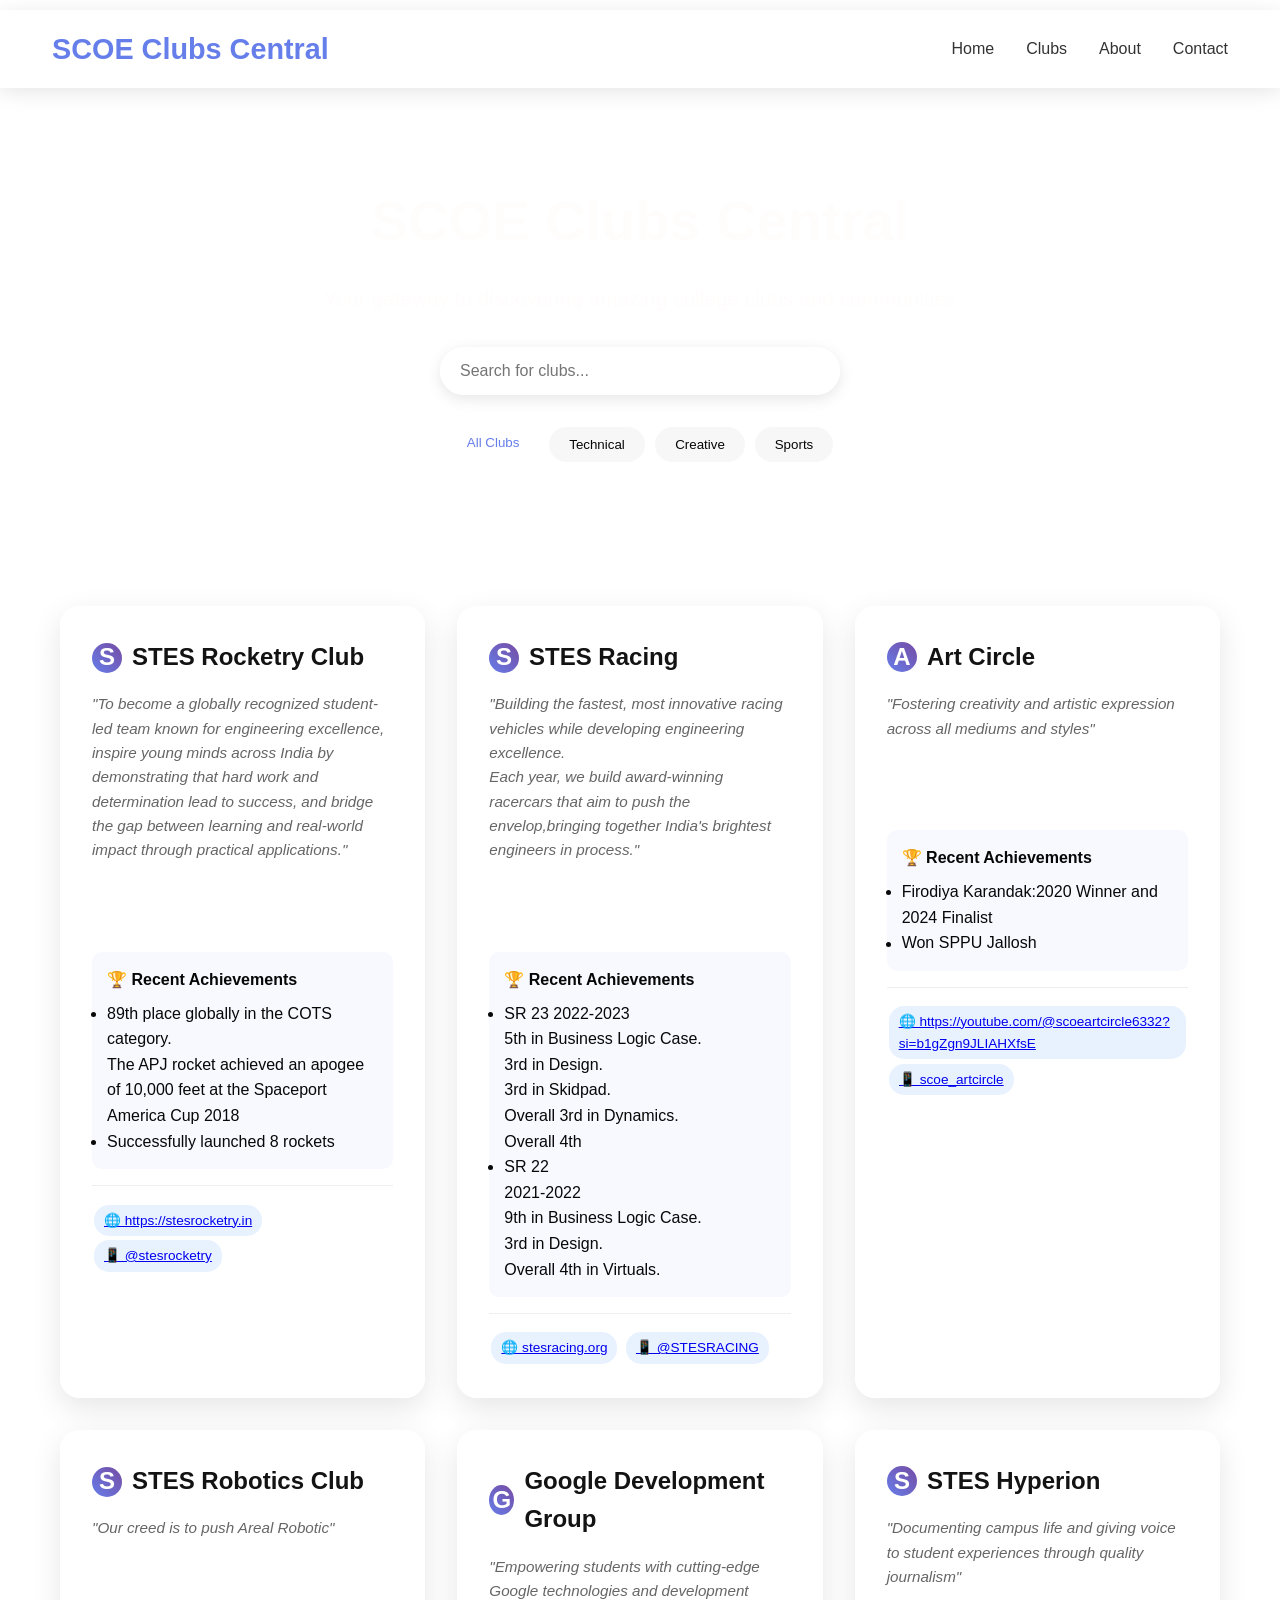
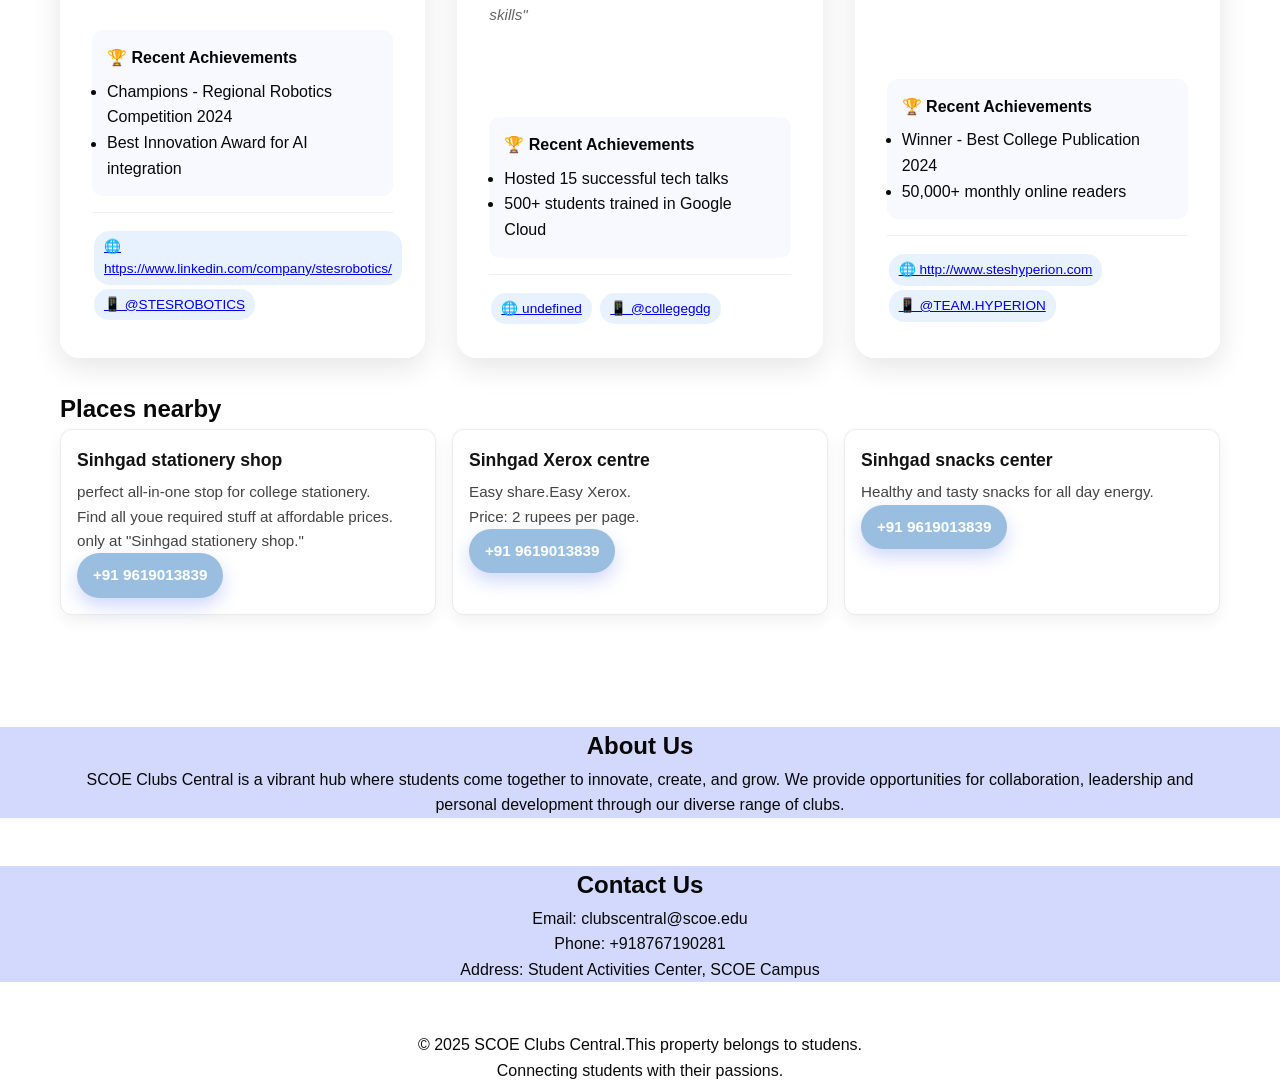
<file: index.html>
<!DOCTYPE html>
<html lang="en">
<head>
    <meta charset="UTF-8">
    <meta name="viewport" content="width=device-width, initial-scale=1.0">
    <title>SCOE Clubs Central</title>
    <link rel="stylesheet" href="ut.css">
</head>
<body>
    <header>
        <nav>
            <a href="index.html" target="_parent"class="logo">SCOE Clubs Central</a>
            <ul class="nav-links">
                <li><a href="#home">Home</a></li>
                <li><a href="#clubs">Clubs</a></li>
                <li><a href="#about">About</a></li>
                <li><a href="#contact">Contact</a></li>
            </ul>
            <div class="mobile-menu">
                <span class="bar"></span>
                <span class="bar"></span>
                <span class="bar"></span>
            </div>
        </nav>
    </header>

    <main>
        <section class="hero" id="home">
            <div class="container">
                <h1>SCOE Clubs Central</h1>
                <p>Your gateway to discovering amazing college clubs and communities</p>
                
                <div class="search-container">
                    <input type="text" class="search-box" placeholder="Search for clubs..." id="searchBox">
                </div>

                <div class="filter-buttons">
                    <button class="filter-btn active" data-filter="all">All Clubs</button>
                    <button class="filter-btn" data-filter="technical">Technical</button>
                    <button class="filter-btn" data-filter="creative">Creative</button>
                    <button class="filter-btn" data-filter="sports">Sports</button>
                </div>
            </div>
        </section>

        <section class="clubs-section" id="clubs">
            <div class="container">
                <div class="clubs-grid" id="clubsGrid">
                    <!-- Club cards will be generated by JavaScript -->
                </div>
            </div>
        </section>
        
<section>
  
</section>
<!-- Three info cards section (between Clubs and About) -->
<section id="info-cards" class="info-section" aria-labelledby="info-cards-title">
  <div class="container">
    <h2 id="info-cards-title">Places nearby</h2>
    <div class="info-grid">
      <article class="info-card">
        <h3>Sinhgad stationery shop</h3>
        <p>perfect all-in-one stop for college stationery.<br> Find all youe required stuff at affordable prices.<br> only at "Sinhgad stationery shop."</p>
        <p class="info-phone">
          <span class="btn-static phone-text">+91 9619013839</span>
        </p>
      </article>
      <article class="info-card">
        <h3>Sinhgad Xerox centre</h3>
        <p>Easy share.Easy Xerox.<br> Price: 2 rupees per page.</p>
        <p class="info-phone">
          <span class="btn-static phone-text">+91 9619013839</span>
        </p>
      </article>
      <article class="info-card">
        <h3>Sinhgad snacks center</h3>
        <p>Healthy and tasty snacks for all day energy.</p>
       <p class="info-phone">
          <span class="btn-static phone-text">+91 9619013839</span>
        </p>
      </article>
    </div>
  </div>
</section>
    </main>

    <!-- Modal for detailed club view -->
    <div id="clubModal" class="modal">
        <div class="modal-content">
            <span class="close">&times;</span>
            <div id="modalContent">
                <!-- Modal content will be populated by JavaScript -->
            </div>
        </div>
    </div>
  
  <!-- About -->
    <section id="about" class="about-section">
      <div class="container">
        <h2>About Us</h2>
        <p>
          SCOE Clubs Central is a vibrant hub where students come together to innovate, create, and grow. 
          We provide opportunities for collaboration, leadership and personal development through our diverse range of clubs.
        </p>
      </div>
    </section>

    <!-- Contact -->
    <section id="contact" class="contact-section">
      <div class="container">
        <h2>Contact Us</h2>
        <p>Email: clubscentral@scoe.edu</p>
        <p>Phone: +918767190281</p>
        <p>Address: Student Activities Center, SCOE Campus</p>
      </div>
    </section>
  </main>
  
    <footer>
        <div class="container">
            <p>&copy; 2025 SCOE Clubs Central.This property belongs to studens.</p> Connecting students with their passions.</p>
        </div>
    </footer>

    <script src="pr-1.js"></script>
</body>
</html>
</file>
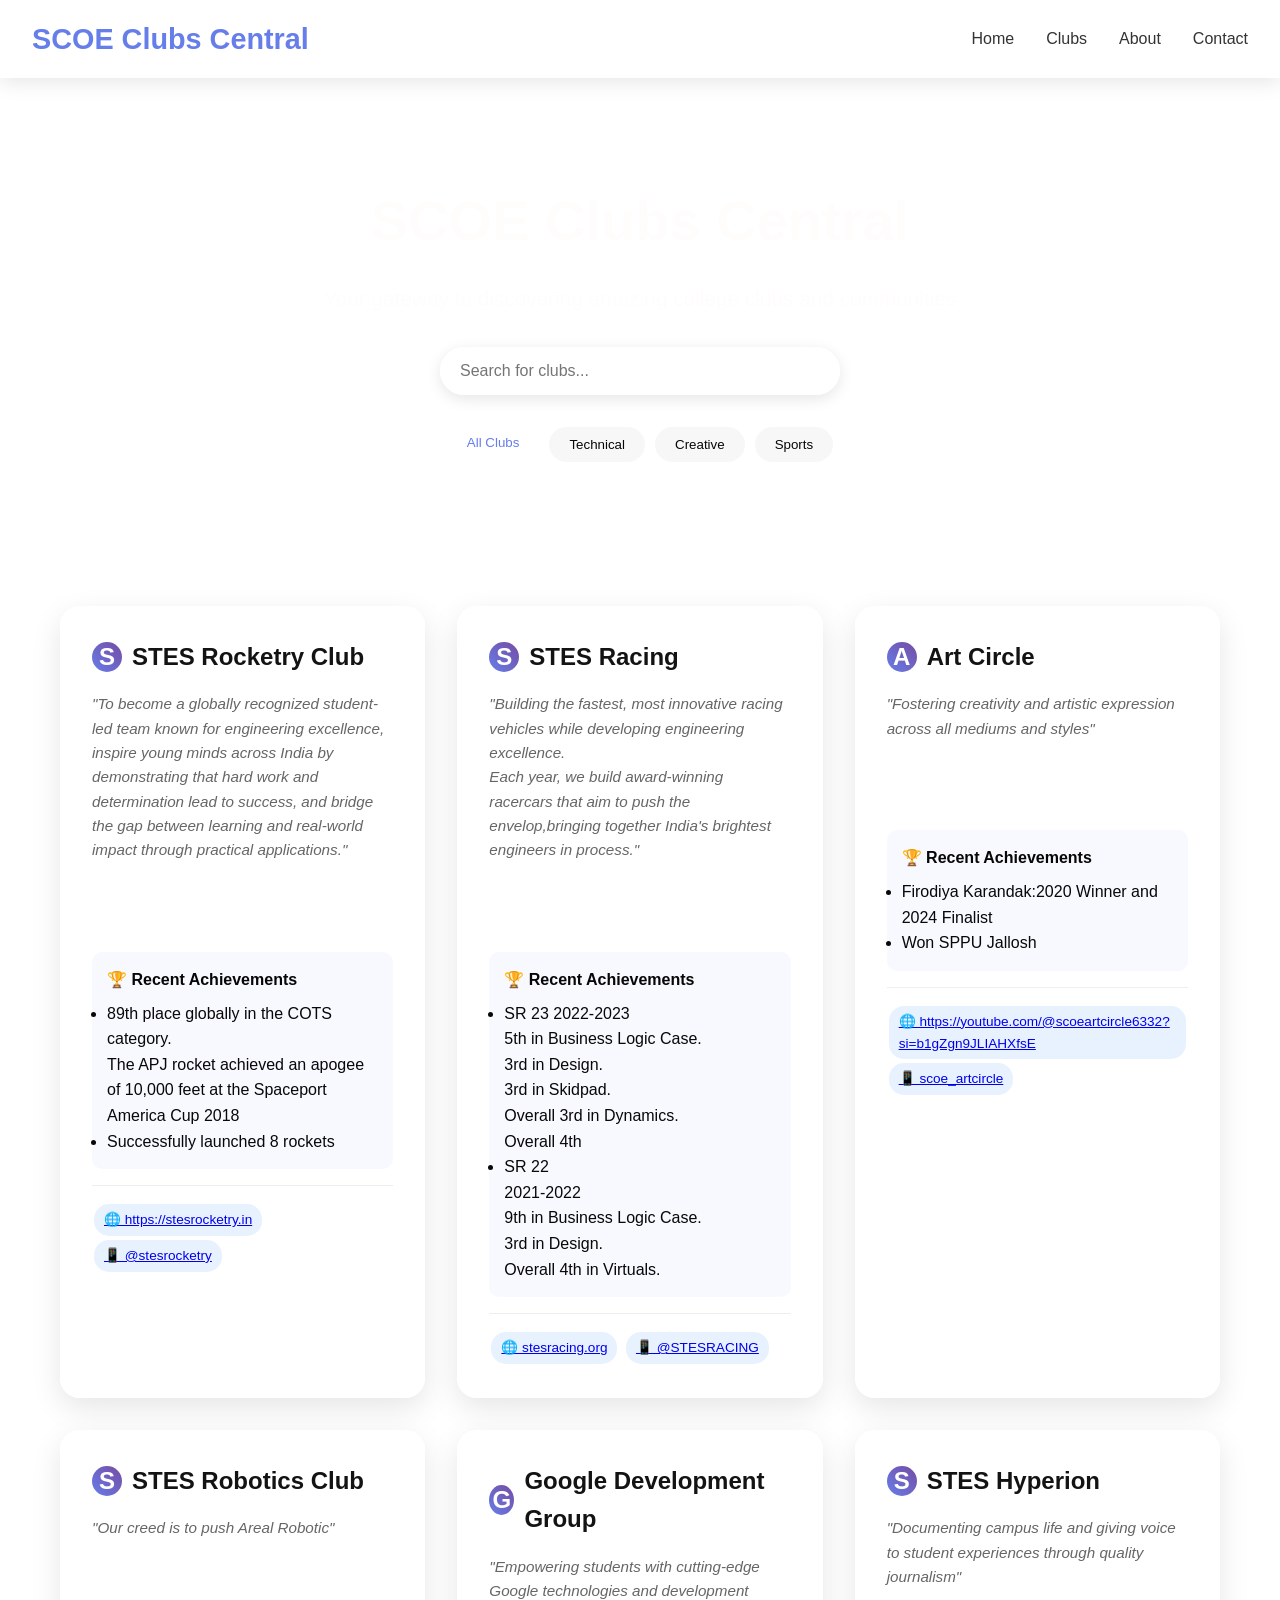
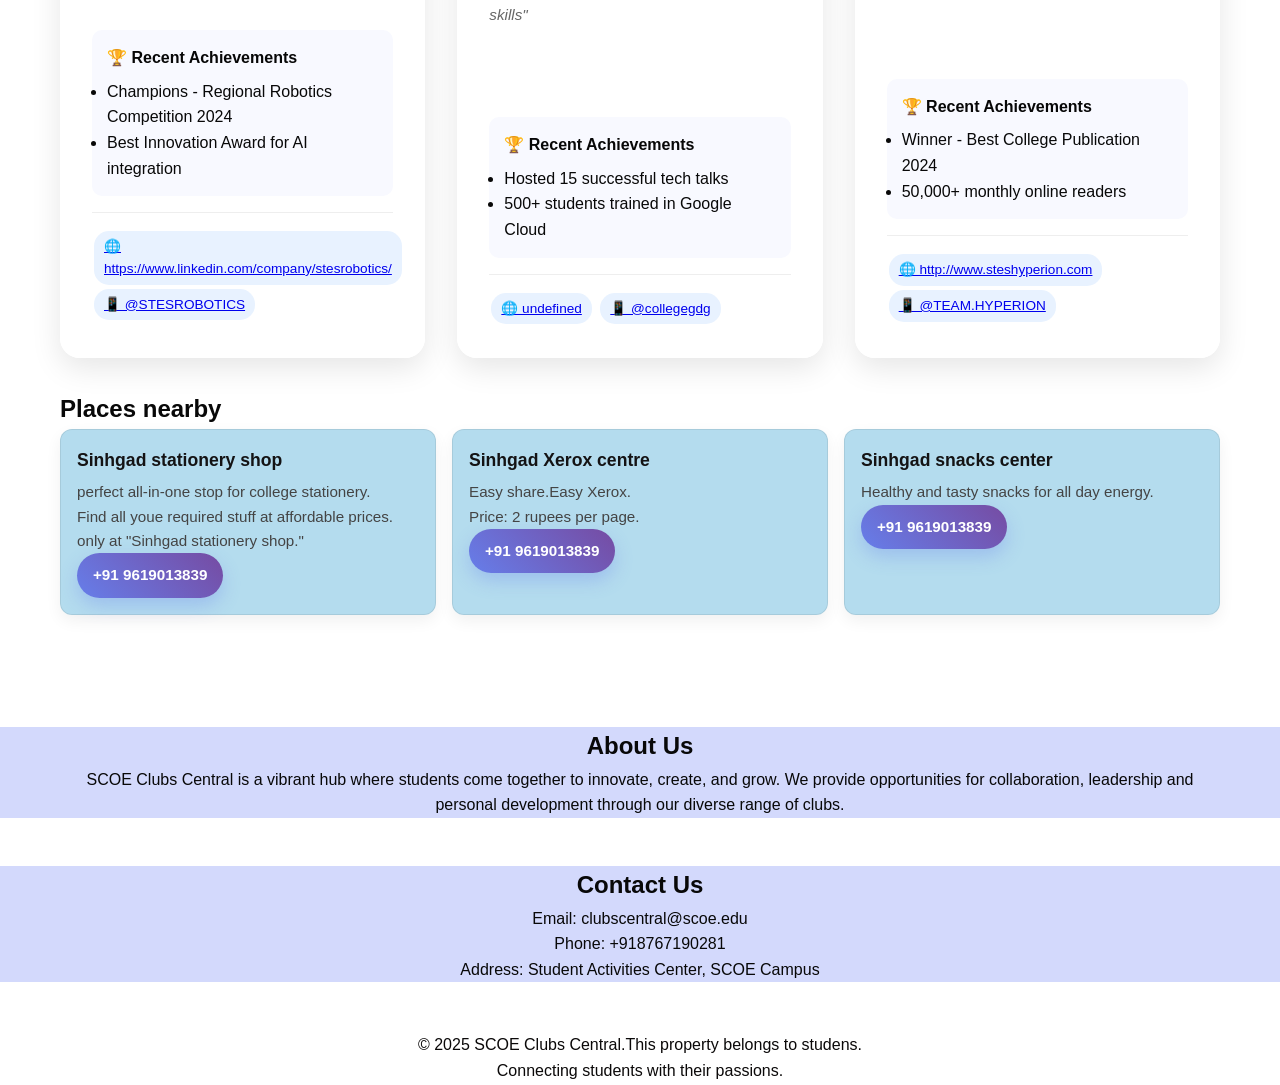
<file: project.website/index.html>
<!DOCTYPE html>
<html lang="en">
<head>
    <meta charset="UTF-8">
    <meta name="viewport" content="width=device-width, initial-scale=1.0">
    <title>SCOE Clubs Central</title>
    <link rel="stylesheet" href="ut.css">
</head>
<body>
    <header>
        <nav>
            <a href="#" class="logo">SCOE Clubs Central</a>
            <ul class="nav-links">
                <li><a href="#home">Home</a></li>
                <li><a href="#clubs">Clubs</a></li>
                <li><a href="#about">About</a></li>
                <li><a href="#contact">Contact</a></li>
            </ul>
            <div class="mobile-menu">
                <span class="bar"></span>
                <span class="bar"></span>
                <span class="bar"></span>
            </div>
        </nav>
    </header>

    <main>
        <section class="hero" id="home">
            <div class="container">
                <h1>SCOE Clubs Central</h1>
                <p>Your gateway to discovering amazing college clubs and communities</p>
                
                <div class="search-container">
                    <input type="text" class="search-box" placeholder="Search for clubs..." id="searchBox">
                </div>

                <div class="filter-buttons">
                    <button class="filter-btn active" data-filter="all">All Clubs</button>
                    <button class="filter-btn" data-filter="technical">Technical</button>
                    <button class="filter-btn" data-filter="creative">Creative</button>
                    <button class="filter-btn" data-filter="sports">Sports</button>
                </div>
            </div>
        </section>

        <section class="clubs-section" id="clubs">
            <div class="container">
                <div class="clubs-grid" id="clubsGrid">
                    <!-- Club cards will be generated by JavaScript -->
                </div>
            </div>
        </section>
        

<!-- Three info cards section (between Clubs and About) -->
<section id="info-cards" class="info-section" aria-labelledby="info-cards-title">
  <div class="container">
    <h2 id="info-cards-title">Places nearby</h2>
    <div class="info-grid">
      <article class="info-card">
        <h3>Sinhgad stationery shop</h3>
        <p>perfect all-in-one stop for college stationery.<br> Find all youe required stuff at affordable prices.<br> only at "Sinhgad stationery shop."</p>
        <p class="info-phone">
          <span class="btn-static phone-text">+91 9619013839</span>
        </p>
      </article>
      <article class="info-card">
        <h3>Sinhgad Xerox centre</h3>
        <p>Easy share.Easy Xerox.<br> Price: 2 rupees per page.</p>
        <p class="info-phone">
          <span class="btn-static phone-text">+91 9619013839</span>
        </p>
      </article>
      <article class="info-card">
        <h3>Sinhgad snacks center</h3>
        <p>Healthy and tasty snacks for all day energy.</p>
       <p class="info-phone">
          <span class="btn-static phone-text">+91 9619013839</span>
        </p>
      </article>
    </div>
  </div>
</section>
    </main>

    <!-- Modal for detailed club view -->
    <div id="clubModal" class="modal">
        <div class="modal-content">
            <span class="close">&times;</span>
            <div id="modalContent">
                <!-- Modal content will be populated by JavaScript -->
            </div>
        </div>
    </div>
  <!-- About -->
    <section id="about" class="about-section">
      <div class="container">
        <h2>About Us</h2>
        <p>
          SCOE Clubs Central is a vibrant hub where students come together to innovate, create, and grow. 
          We provide opportunities for collaboration, leadership and personal development through our diverse range of clubs.
        </p>
      </div>
    </section>

    <!-- Contact -->
    <section id="contact" class="contact-section">
      <div class="container">
        <h2>Contact Us</h2>
        <p>Email: clubscentral@scoe.edu</p>
        <p>Phone: +918767190281</p>
        <p>Address: Student Activities Center, SCOE Campus</p>
      </div>
    </section>
  </main>
  
    <footer>
        <div class="container">
            <p>&copy; 2025 SCOE Clubs Central.This property belongs to studens.</p> Connecting students with their passions.</p>
        </div>
    </footer>

    <script src="pr-1.js"></script>
</body>
</html>
</file>
<file: ut.css>
* {
    margin: 0;
    padding: 0;
    box-sizing: border-box;
}

body {
    font-family: 'Segoe UI', Tahoma, Geneva, Verdana, sans-serif;
    line-height: 1.6;
    color: #080808;
    background: linear-gradient(#c5dbee );
    min-height: 100vh;
}

.container {
    max-width: 1200px;
    margin: 0 auto;
    padding: 0 20px;
}

/* Header Styles */
header {
    background: rgba( #e79d4e);
    backdrop-filter: blur(10px);
    box-shadow: 0 4px 20px rgba(0, 0, 0, 0.1);
    position: absolute;
    width: 100%;
    top: 10px;
    padding: 0 20px;
    z-index: 1000;
    transition: all 0.3s ease;
}

nav {
    display: flex;
    justify-content: space-between;
    align-items: center;
    padding: 1rem 2rem;
}

.logo {
    font-size: 1.8rem;
    font-weight: bold;
    color: #667eea;
    text-decoration: none;
}

.nav-links {
    display: flex;
    list-style: none;
    gap: 2rem;
}

.nav-links a {
    text-decoration: none;
    color: #333;
    font-weight: 500;
    transition: color 0.3s ease;
    position: relative;
}

.nav-links a:hover {
    color: #667eea;
}

.nav-links a::after {
    content: '';
    position: absolute;
    width: 0;
    height: 2px;
    bottom: -5px;
    left: 0;
    background: #667eea;
    transition: width 0.3s ease;
}

.nav-links a:hover::after {
    width: 100%;
}

.mobile-menu {
    display: none;
    flex-direction: column;
    cursor: pointer;
}

.bar {
    width: 25px;
    height: 3px;
    background: #333;
    margin: 3px 0;
    transition: 0.3s;
}

/* Main Content */
main {
    margin-top: 80px;
    padding: 2rem 0;
}

/* Hero Section */
.hero {
    text-align: center;
    padding: 4rem 0;
    color: rgb(255, 252, 252);
    margin-bottom: 3rem;
}

.hero h1 {
    font-size: 3.5rem;
    margin-bottom: 1rem;
    opacity: 0;
    animation: fadeInUp 1s ease 0.2s forwards;
}

.hero p {
    font-size: 1.3rem;
    margin-bottom: 2rem;
    opacity: 0;
    animation: fadeInUp 1s ease 0.4s forwards;
}

.search-container {
    margin: 2rem 0;
    text-align: center;
    opacity: 0;
    animation: fadeInUp 1s ease 0.6s forwards;
}

.search-box {
    padding: 15px 20px;
    font-size: 1rem;
    border: none;
    border-radius: 50px;
    width: 100%;
    max-width: 400px;
    margin: 0 auto;
    background: rgba(255, 255, 255, 0.9);
    backdrop-filter: blur(10px);
    box-shadow: 0 4px 15px rgba(0, 0, 0, 0.1);
}

/* Filter Buttons */
.filter-buttons {
    display: flex;
    justify-content: center;
    flex-wrap: wrap;
    gap: 10px;
    margin: 2rem 0;
}

.filter-btn {
    padding: 10px 20px;
    border: none;
    border-radius: 25px;
    background: rgba(240, 240, 240, 0.546);
    color: rgb(7, 7, 7);
    cursor: pointer;
    transition: all 0.3s ease;
    backdrop-filter: blur(10px);
}

.filter-btn:hover,
.filter-btn.active {
    background: rgba(255, 255, 255, 0.9);
    color: #667eea;
    transform: translateY(-2px);
}

/* Clubs Grid */
.clubs-grid {
    display: grid;
    grid-template-columns: repeat(auto-fit, minmax(350px, 1fr));
    gap: 2rem;
    margin: 2rem 0;
}

.club-card {
    background: rgba(255, 255, 255, 0.95);
    border-radius: 20px;
    padding: 2rem;
    box-shadow: 0 10px 30px rgba(0, 0, 0, 0.1);
    transition: transform 0.3s ease, box-shadow 0.3s ease;
    cursor: pointer;
    backdrop-filter: blur(10px);
    opacity: 0;
    animation: fadeInUp 0.6s ease forwards;
}

.club-card:hover { transform: translateY(-5px); }
.club-card img {
  width: 100%; height: 180px; object-fit: cover;
  border-radius: 15px; margin-bottom: 1rem;
    box-shadow: 0 20px 40px rgba(0, 0, 0, 0.15);
}

.club-card h3 {
    color: #141314;
    font-size: 1.5rem;
    margin-bottom: 1rem;
    display: flex;
    align-items: center;
    gap: 10px;
}

.club-icon {
    width: 30px;
    height: 30px;
    background: linear-gradient(45deg, #667eea, #764ba2);
    border-radius: 50%;
    display: flex;
    align-items: center;
    justify-content: center;
    color: white;
    font-weight: bold;
}

.vision {
    font-style: italic;
    color: #666;
    margin-bottom: 1rem;
    font-size: 0.95rem;
}

.team-lead {
    background: linear-gradient(#000000);
    color: white;
    padding: 8px 15px;
    border-radius: 20px;
    display: inline-block;
    font-size: 1rem;
    margin-bottom: 1rem;
}

.achievements {
    background: #f8f9ff;
    padding: 15px;
    border-radius: 10px;
    margin: 1rem 0;
}

.achievements h4 {
    color: #070707;
    margin-bottom: 8px;
}

.contact-info {
    margin-top: 1rem;
    padding-top: 1rem;
    border-top: 1px solid #eee;
}

.contact-info span {
    display: inline-block;
    background: #e8f2ff;
    padding: 5px 10px;
    border-radius: 15px;
    margin: 2px;
    font-size: 0.85rem;
    color: #667eea;
}

/* Info cards (between Clubs and About) */
.info-section {
  margin: 2rem 0;
}

.info-grid {
  display: grid;
  grid-template-columns: repeat(auto-fit, minmax(220px, 1fr));
  gap: 16px;
}

.info-card {
  padding: 16px;
  background: rgba(255, 255, 255, 0.95);
  border: 1px solid rgba(0, 0, 0, 0.08);
  border-radius: 12px;
  box-shadow: 0 6px 16px rgba(0,0,0,0.06);
  transition: transform .2s ease, box-shadow .2s ease;
}

.info-card:hover {
  transform: translateY(-2px);
  box-shadow: 0 8px 18px rgba(0,0,0,0.10);
}

.info-card h3 {
  color: #141314;
  font-size: 1.1rem;
  margin-bottom: 0.4rem;
}

.info-card p {
  color: #444;
  font-size: 0.95rem;
}

/* Sections */
.about-section, .contact-section {
  
  background: #d3d9fc;
  text-align: center;
  margin-top: 3rem;
  max-width: 100rem;
}
.about-section h2, .contact-section h2 { margin-bottom:0.1rem; }
/* Modal Styles */
.modal {
    display: none;
    position: fixed;
    z-index: 2000;
    left: 0;
    top: 0;
    width: 100%;
    height: 100%;
    background: rgba(0, 0, 0, 0.8);
    backdrop-filter: blur(5px);
}

.modal-content {
    background: white;
    margin: 5% auto;
    padding: 2rem;
    border-radius: 20px;
    width: 90%;
    max-width: 800px;
    max-height: 85vh;
    overflow-y: auto;
    position: relative;
    animation: modalSlideIn 0.3s ease;
}

.close {
    color: #aaa;
    float: right;
    font-size: 28px;
    font-weight: bold;
    cursor: pointer;
    position: absolute;
    top: 15px;
    right: 20px;
}

.close:hover {
    color: #000;
}

.project-grid {
    display: grid;
    grid-template-columns: repeat(auto-fit, minmax(250px, 1fr));
    gap: 1rem;
    margin: 1rem 0;
}

.project-item {
    background: #f8f9ff;
    padding: 15px;
    border-radius: 10px;
    border-left: 4px solid #232426;
}

.sponsor-tag {
    display: inline-block;
    background: linear-gradient(#1f1d1d);
    color: #f4f0f0;
    padding: 5px 12px;
    border-radius: 15px;
    margin: 3px;
    font-size: 0.85rem;
    font-weight: 500;
}

.photo-gallery {
    display: grid;
    grid-template-columns: repeat(auto-fit, minmax(150px, 1fr));
    gap: 10px;
    margin: 1rem 0;
}

.photo-placeholder {
    aspect-ratio: 16/9;
    border-radius: 10px;
    overflow: hidden;   /* makes images respect rounded corners */
    display: flex;
    align-items: center;
    justify-content: center;
}

/* new styles for images inside */
.photo-placeholder img {
    width: 100%;
    height: 100%;
    object-fit: cover;   /* keeps aspect ratio while filling box */
}

/* Animations */
@keyframes fadeInUp {
    from {
        opacity: 0;
        transform: translateY(30px);
    }
    to {
        opacity: 1;
        transform: translateY(0);
    }
}

@keyframes modalSlideIn {
    from {
        opacity: 0;
        transform: scale(0.8);
    }
    to {
        opacity: 1;
        transform: scale(1);
    }
}


/* Non-clickable pill that still lets users copy the text */
.btn-static {
  display: inline-block;
  padding: 10px 16px;
  border-radius: 999px;
  background: rgb(153, 190, 223);
  color: #fff;
  font-weight: 600;
  text-decoration: none;
  user-select: text;           
  -webkit-user-select: text;   /* Safari */
  cursor: text;                
  box-shadow: 0 8px 18px rgba(102,126,234,0.30);
}
.btn-static:hover { box-shadow: 0 8px 18px rgba(102,126,234,0.30); } /* no hover lift */


/* Footer */
footer {
    background: rgba(255, 255, 255, 0.8);
    color: rgb(11, 9, 9);
    text-align: center;
    padding: 0.1rem 0;
    border-radius: 15px;
    margin-top: 3rem;
}

/* Responsive Design */
@media (max-width: 768px) {
    .nav-links {
        position: fixed;
        top: 70px;
        left: -100%;
        width: 100%;
        height: calc(100vh - 70px);
        background: rgba(255, 255, 255, 0.95);
        flex-direction: column;
        justify-content: flex-start;
        align-items: center;
        padding-top: 50px;
        transition: left 0.3s ease;
        backdrop-filter: blur(10px);
    }

    .nav-links.active {
        left: 0;
    }

    .mobile-menu {
        display: flex;
    }

    .mobile-menu.active .bar:nth-child(2) {
        opacity: 0;
    }

    .mobile-menu.active .bar:nth-child(1) {
        transform: translateY(8px) rotate(45deg);
    }

    .mobile-menu.active .bar:nth-child(3) {
        transform: translateY(-8px) rotate(-45deg);
    }

    .hero h1 {
        font-size: 2.5rem;
    }

    .clubs-grid {
        grid-template-columns: 1fr;
    }

    .modal-content {
        margin: 10% auto;
        width: 95%;
        padding: 1.5rem;
    }
}
</file>
<file: project.website/ut.css>
* {
    margin: 0;
    padding: 0;
    box-sizing: border-box;
}

body {
    font-family: 'Segoe UI', Tahoma, Geneva, Verdana, sans-serif;
    line-height: 1.6;
    color: #080808;
    background: linear-gradient(#d3d9fc );
    min-height: 100vh;
}

.container {
    max-width: 1200px;
    margin: 0 auto;
    padding: 0 20px;
}

/* Header Styles */
header {
    background: rgba(255, 255, 255, 0.95);
    backdrop-filter: blur(10px);
    box-shadow: 0 4px 20px rgba(0, 0, 0, 0.1);
    position: fixed;
    width: 100%;
    top: 0;
    z-index: 1000;
    transition: all 0.3s ease;
}

nav {
    display: flex;
    justify-content: space-between;
    align-items: center;
    padding: 1rem 2rem;
}

.logo {
    font-size: 1.8rem;
    font-weight: bold;
    color: #667eea;
    text-decoration: none;
}

.nav-links {
    display: flex;
    list-style: none;
    gap: 2rem;
}

.nav-links a {
    text-decoration: none;
    color: #333;
    font-weight: 500;
    transition: color 0.3s ease;
    position: relative;
}

.nav-links a:hover {
    color: #667eea;
}

.nav-links a::after {
    content: '';
    position: absolute;
    width: 0;
    height: 2px;
    bottom: -5px;
    left: 0;
    background: #667eea;
    transition: width 0.3s ease;
}

.nav-links a:hover::after {
    width: 100%;
}

.mobile-menu {
    display: none;
    flex-direction: column;
    cursor: pointer;
}

.bar {
    width: 25px;
    height: 3px;
    background: #333;
    margin: 3px 0;
    transition: 0.3s;
}

/* Main Content */
main {
    margin-top: 80px;
    padding: 2rem 0;
}

/* Hero Section */
.hero {
    text-align: center;
    padding: 4rem 0;
    color: rgb(255, 252, 252);
    margin-bottom: 3rem;
}

.hero h1 {
    font-size: 3.5rem;
    margin-bottom: 1rem;
    opacity: 0;
    animation: fadeInUp 1s ease 0.2s forwards;
}

.hero p {
    font-size: 1.3rem;
    margin-bottom: 2rem;
    opacity: 0;
    animation: fadeInUp 1s ease 0.4s forwards;
}

.search-container {
    margin: 2rem 0;
    text-align: center;
    opacity: 0;
    animation: fadeInUp 1s ease 0.6s forwards;
}

.search-box {
    padding: 15px 20px;
    font-size: 1rem;
    border: none;
    border-radius: 50px;
    width: 100%;
    max-width: 400px;
    margin: 0 auto;
    background: rgba(255, 255, 255, 0.9);
    backdrop-filter: blur(10px);
    box-shadow: 0 4px 15px rgba(0, 0, 0, 0.1);
}

/* Filter Buttons */
.filter-buttons {
    display: flex;
    justify-content: center;
    flex-wrap: wrap;
    gap: 10px;
    margin: 2rem 0;
}

.filter-btn {
    padding: 10px 20px;
    border: none;
    border-radius: 25px;
    background: rgba(240, 240, 240, 0.546);
    color: rgb(7, 7, 7);
    cursor: pointer;
    transition: all 0.3s ease;
    backdrop-filter: blur(10px);
}

.filter-btn:hover,
.filter-btn.active {
    background: rgba(255, 255, 255, 0.9);
    color: #667eea;
    transform: translateY(-2px);
}

/* Clubs Grid */
.clubs-grid {
    display: grid;
    grid-template-columns: repeat(auto-fit, minmax(350px, 1fr));
    gap: 2rem;
    margin: 2rem 0;
}

.club-card {
    background: rgba(255, 255, 255, 0.95);
    border-radius: 20px;
    padding: 2rem;
    box-shadow: 0 10px 30px rgba(0, 0, 0, 0.1);
    transition: transform 0.3s ease, box-shadow 0.3s ease;
    cursor: pointer;
    backdrop-filter: blur(10px);
    opacity: 0;
    animation: fadeInUp 0.6s ease forwards;
}

.club-card:hover { transform: translateY(-5px); }
.club-card img {
  width: 100%; height: 180px; object-fit: cover;
  border-radius: 15px; margin-bottom: 1rem;
    box-shadow: 0 20px 40px rgba(0, 0, 0, 0.15);
}

.club-card h3 {
    color: #141314;
    font-size: 1.5rem;
    margin-bottom: 1rem;
    display: flex;
    align-items: center;
    gap: 10px;
}

.club-icon {
    width: 30px;
    height: 30px;
    background: linear-gradient(45deg, #667eea, #764ba2);
    border-radius: 50%;
    display: flex;
    align-items: center;
    justify-content: center;
    color: white;
    font-weight: bold;
}

.vision {
    font-style: italic;
    color: #666;
    margin-bottom: 1rem;
    font-size: 0.95rem;
}

.team-lead {
    background: linear-gradient(#000000);
    color: white;
    padding: 8px 15px;
    border-radius: 20px;
    display: inline-block;
    font-size: 1rem;
    margin-bottom: 1rem;
}

.achievements {
    background: #f8f9ff;
    padding: 15px;
    border-radius: 10px;
    margin: 1rem 0;
}

.achievements h4 {
    color: #070707;
    margin-bottom: 8px;
}

.contact-info {
    margin-top: 1rem;
    padding-top: 1rem;
    border-top: 1px solid #eee;
}

.contact-info span {
    display: inline-block;
    background: #e8f2ff;
    padding: 5px 10px;
    border-radius: 15px;
    margin: 2px;
    font-size: 0.85rem;
    color: #667eea;
}

/* Info cards (between Clubs and About) */
.info-section {
  margin: 2rem 0;
}

.info-grid {
  display: grid;
  grid-template-columns: repeat(auto-fit, minmax(220px, 1fr));
  gap: 16px;
}

.info-card {
  padding: 16px;
  background: rgba(176, 219, 238, 0.95);
  border: 1px solid rgba(0, 0, 0, 0.08);
  border-radius: 12px;
  box-shadow: 0 6px 16px rgba(0,0,0,0.06);
  transition: transform .2s ease, box-shadow .2s ease;
}

.info-card:hover {
  transform: translateY(-2px);
  box-shadow: 0 8px 18px rgba(0,0,0,0.10);
}

.info-card h3 {
  color: #141314;
  font-size: 1.1rem;
  margin-bottom: 0.4rem;
}

.info-card p {
  color: #444;
  font-size: 0.95rem;
}

/* Sections */
.about-section, .contact-section {
  
  background: #d3d9fc;
  text-align: center;
  margin-top: 3rem;
  max-width: 100rem;
}
.about-section h2, .contact-section h2 { margin-bottom:0.1rem; }
/* Modal Styles */
.modal {
    display: none;
    position: fixed;
    z-index: 2000;
    left: 0;
    top: 0;
    width: 100%;
    height: 100%;
    background: rgba(0, 0, 0, 0.8);
    backdrop-filter: blur(5px);
}

.modal-content {
    background: white;
    margin: 5% auto;
    padding: 2rem;
    border-radius: 20px;
    width: 90%;
    max-width: 800px;
    max-height: 85vh;
    overflow-y: auto;
    position: relative;
    animation: modalSlideIn 0.3s ease;
}

.close {
    color: #aaa;
    float: right;
    font-size: 28px;
    font-weight: bold;
    cursor: pointer;
    position: absolute;
    top: 15px;
    right: 20px;
}

.close:hover {
    color: #000;
}

.project-grid {
    display: grid;
    grid-template-columns: repeat(auto-fit, minmax(250px, 1fr));
    gap: 1rem;
    margin: 1rem 0;
}

.project-item {
    background: #f8f9ff;
    padding: 15px;
    border-radius: 10px;
    border-left: 4px solid #232426;
}

.sponsor-tag {
    display: inline-block;
    background: linear-gradient(#1f1d1d);
    color: #f4f0f0;
    padding: 5px 12px;
    border-radius: 15px;
    margin: 3px;
    font-size: 0.85rem;
    font-weight: 500;
}

.photo-gallery {
    display: grid;
    grid-template-columns: repeat(auto-fit, minmax(150px, 1fr));
    gap: 10px;
    margin: 1rem 0;
}

.photo-placeholder {
    aspect-ratio: 16/9;
    border-radius: 10px;
    overflow: hidden;   /* makes images respect rounded corners */
    display: flex;
    align-items: center;
    justify-content: center;
}

/* new styles for images inside */
.photo-placeholder img {
    width: 100%;
    height: 100%;
    object-fit: cover;   /* keeps aspect ratio while filling box */
}

/* Animations */
@keyframes fadeInUp {
    from {
        opacity: 0;
        transform: translateY(30px);
    }
    to {
        opacity: 1;
        transform: translateY(0);
    }
}

@keyframes modalSlideIn {
    from {
        opacity: 0;
        transform: scale(0.8);
    }
    to {
        opacity: 1;
        transform: scale(1);
    }
}


/* Non-clickable pill that still lets users copy the text */
.btn-static {
  display: inline-block;
  padding: 10px 16px;
  border-radius: 999px;
  background: linear-gradient(45deg,#667eea,#764ba2);
  color: #fff;
  font-weight: 600;
  text-decoration: none;
  user-select: text;           /* allow copying */
  -webkit-user-select: text;   /* Safari */
  cursor: text;                /* show text cursor */
  box-shadow: 0 8px 18px rgba(102,126,234,0.30);
}
.btn-static:hover { box-shadow: 0 8px 18px rgba(102,126,234,0.30); } /* no hover lift */


/* Footer */
footer {
    background: rgba(255, 255, 255, 0.8);
    color: rgb(11, 9, 9);
    text-align: center;
    padding: 0.1rem 0;
    border-radius: 15px;
    margin-top: 3rem;
}

/* Responsive Design */
@media (max-width: 768px) {
    .nav-links {
        position: fixed;
        top: 70px;
        left: -100%;
        width: 100%;
        height: calc(100vh - 70px);
        background: rgba(255, 255, 255, 0.95);
        flex-direction: column;
        justify-content: flex-start;
        align-items: center;
        padding-top: 50px;
        transition: left 0.3s ease;
        backdrop-filter: blur(10px);
    }

    .nav-links.active {
        left: 0;
    }

    .mobile-menu {
        display: flex;
    }

    .mobile-menu.active .bar:nth-child(2) {
        opacity: 0;
    }

    .mobile-menu.active .bar:nth-child(1) {
        transform: translateY(8px) rotate(45deg);
    }

    .mobile-menu.active .bar:nth-child(3) {
        transform: translateY(-8px) rotate(-45deg);
    }

    .hero h1 {
        font-size: 2.5rem;
    }

    .clubs-grid {
        grid-template-columns: 1fr;
    }

    .modal-content {
        margin: 10% auto;
        width: 95%;
        padding: 1.5rem;
    }
}
</file>
